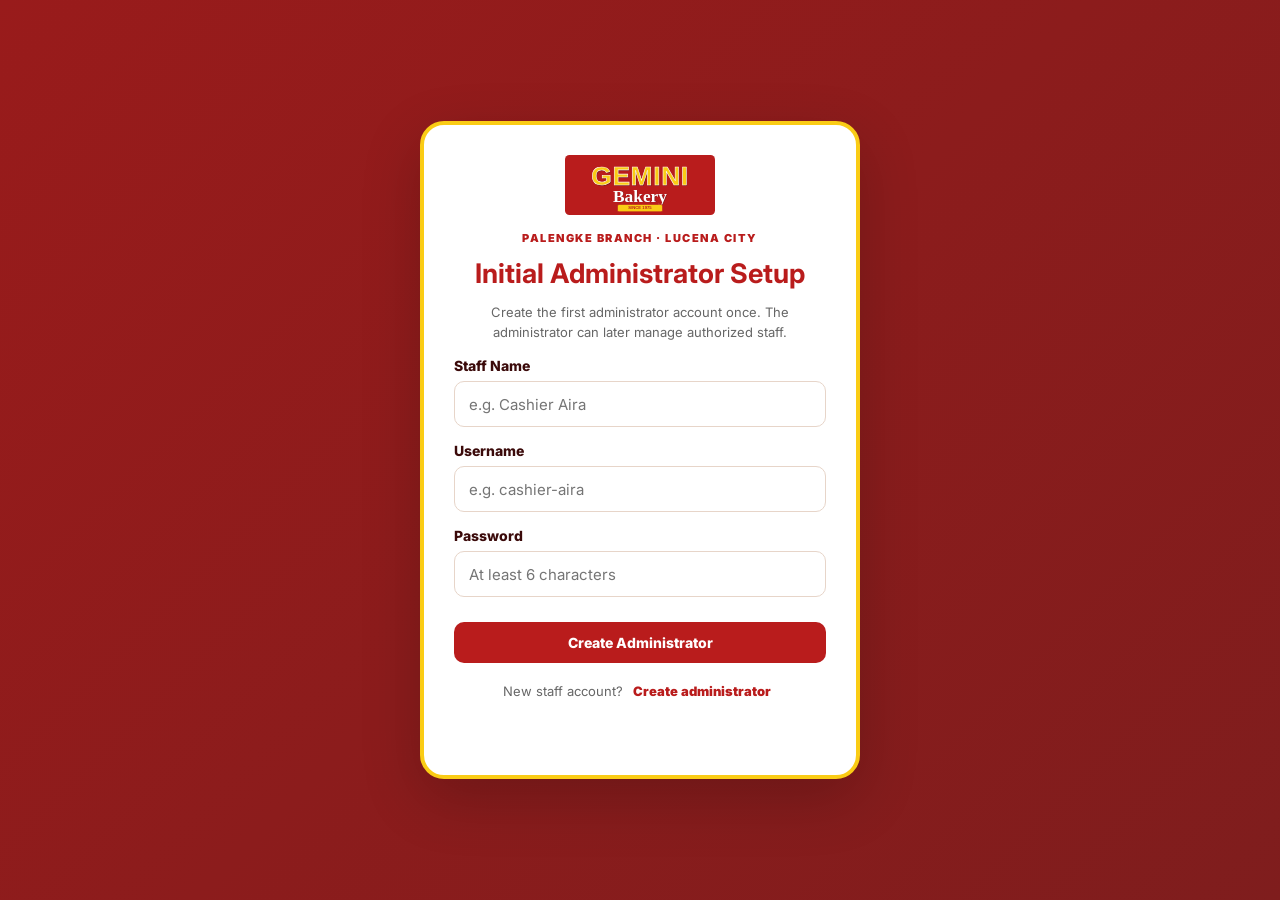
<file: admin.html>
<!DOCTYPE html>
<html lang="en">
<head>
<meta charset="UTF-8">
<meta name="viewport" content="width=device-width, initial-scale=1.0">
<title>Gemini Bakery | Admin Portal</title>
<link rel="stylesheet" href="https://cdnjs.cloudflare.com/ajax/libs/font-awesome/6.4.0/css/all.min.css">
<link href="https://fonts.googleapis.com/css2?family=Inter:wght@400;500;600;700;800;900&family=Fredoka:wght@600;700&display=swap" rel="stylesheet">
<style>
*{box-sizing:border-box} :root{--red:#b91c1c;--darkred:#7f1d1d;--yellow:#facc15;--cream:#fffbeb;--ink:#3b0a0a;--muted:#777;--line:#f1dfd3;--bg:#faf8f5}body{margin:0;background:var(--bg);color:var(--ink);font-family:Inter,Arial,sans-serif}button,input,select{font:inherit}button{cursor:pointer}.hidden{display:none!important}.auth-screen{min-height:100vh;display:grid;place-items:center;padding:24px;background:linear-gradient(135deg,#991b1b,#7f1d1d)}.auth-card{width:min(440px,100%);background:white;border:4px solid var(--yellow);border-radius:24px;padding:30px;box-shadow:0 20px 60px #0003;text-align:center}.auth-card img{width:150px;max-height:90px;object-fit:contain}.branch{display:block;color:var(--red);font-size:11px;font-weight:900;letter-spacing:1.5px;margin:12px 0}.auth-card h1{margin:8px 0;color:var(--red);font-size:27px}.auth-card>p{color:#666;font-size:13px;line-height:1.5}.field{text-align:left;margin:15px 0}.field label{display:block;font-size:12px;font-weight:800;margin-bottom:7px}.field input,.filter-row input,.filter-row select,.panel-head input,.lookup-form input{width:100%;border:1px solid #e7d5c9;border-radius:10px;padding:12px;background:#fff;outline:none}.field input:focus,.lookup-form input:focus{border-color:var(--red);box-shadow:0 0 0 3px #b91c1c12}.btn{border:0;border-radius:10px;padding:11px 16px;font-weight:800;display:inline-flex;align-items:center;justify-content:center;gap:8px}.btn.primary{background:var(--red);color:#fff}.btn.outline{background:#fff;border:1px solid #e8c9b8;color:var(--red)}.btn.full{width:100%;margin-top:10px}.auth-switch{margin-top:18px!important}.auth-switch button{border:0;background:none;color:var(--red);font-weight:900}.demo-note{background:#fff8e1;padding:10px;border-radius:9px;font-size:11px!important}.message{font-size:12px;color:var(--red);min-height:16px}.admin-app{min-height:100vh}.sidebar{width:250px;background:linear-gradient(180deg,#991b1b,#650d0d);color:#fff;position:fixed;inset:0 auto 0 0;padding:22px 15px;display:flex;flex-direction:column;z-index:5}.side-brand{display:flex;align-items:center;gap:10px;padding:5px 8px 25px;border-bottom:1px solid #ffffff30}.admin-logo{width:52px;height:52px;object-fit:contain;flex:0 0 52px;background:#fff;border-radius:12px;padding:4px}.side-brand b{display:block;font-size:13px}.side-brand small{font-size:10px;color:#ffe7a3;letter-spacing:1px}.product-admin-grid{display:grid;grid-template-columns:repeat(auto-fill,minmax(190px,1fr));gap:14px}.admin-product-card{border:1px solid var(--line);border-radius:13px;overflow:hidden;background:#fff}.admin-product-card img{width:100%;height:120px;object-fit:cover;background:#f8eee8}.admin-product-card .pbody{padding:12px}.admin-product-card h4{font-size:13px;margin:0 0 5px}.admin-product-card p{font-size:11px;color:#777;min-height:30px}.admin-product-card .actions{display:flex;gap:6px;margin-top:10px}.admin-product-card .actions button{flex:1;font-size:11px;padding:8px}.product-form-grid{display:grid;grid-template-columns:repeat(2,minmax(0,1fr));gap:12px}.product-form-grid .field{margin:4px 0}.product-preview{width:100%;max-width:150px;height:110px;object-fit:cover;border:1px dashed #d9b7a8;border-radius:10px;background:#fff8f1}.staff-chip{display:flex;gap:10px;align-items:center;padding:18px 8px;color:#ffe7a3}.staff-chip b,.staff-chip small{display:block}.staff-chip b{font-size:13px;color:white}.staff-chip small{font-size:10px;margin-top:3px}.side-nav{display:grid;gap:6px;margin-top:10px}.side-link{border:0;background:transparent;color:#ffe7a3;padding:13px 12px;border-radius:10px;text-align:left;font-weight:700;display:flex;gap:12px;align-items:center}.side-link.active,.side-link:hover{background:#fff;color:var(--red)}.side-link i{width:18px}.count{margin-left:auto;background:var(--yellow);color:var(--red);padding:2px 7px;border-radius:20px;font-size:11px}.logout-btn{margin-top:auto;background:#ffffff18;border:1px solid #ffffff35;color:white;padding:12px;border-radius:10px;font-weight:800}.main{margin-left:250px;padding:28px;max-width:1600px}.topbar{display:flex;justify-content:space-between;align-items:center;margin-bottom:25px;gap:15px}.eyebrow{font-size:10px;letter-spacing:1.5px;color:var(--red);font-weight:900}.topbar h1{font-size:27px;margin:5px 0}.top-actions{display:flex;gap:15px;align-items:center;color:#777;font-size:12px}.public-link{color:var(--red);text-decoration:none;font-weight:800}.view{display:none}.view.active{display:block}.welcome-banner{background:linear-gradient(110deg,#991b1b,#c62828);border:2px solid #f5cb34;color:white;border-radius:18px;padding:25px 30px;display:flex;justify-content:space-between;align-items:center}.welcome-banner h2{margin:7px 0;font-size:25px}.welcome-banner p{margin:0;color:#ffe9c0;font-size:13px}.welcome-banner>i{font-size:55px;color:#facc15;opacity:.9}.light{color:#ffe18b}.stat-grid{display:grid;grid-template-columns:repeat(4,1fr);gap:14px;margin:20px 0}.stat-card{background:white;border:1px solid var(--line);border-radius:14px;padding:18px;position:relative}.stat-card span{display:block;color:#777;font-size:12px;font-weight:700}.stat-card b{display:block;font-size:30px;margin-top:10px}.stat-card i{position:absolute;right:18px;top:18px;color:#e8b9a5;font-size:20px}.panel{background:white;border:1px solid var(--line);border-radius:15px;padding:20px;margin-bottom:18px;box-shadow:0 4px 14px #4b160a08}.panel h3{margin:0 0 7px;font-size:16px}.panel-head,.section-intro{display:flex;justify-content:space-between;align-items:center;gap:15px;margin-bottom:15px}.panel-head p,.section-intro p{font-size:12px;color:#888;margin:4px 0}.section-intro h2{margin:0;font-size:22px}.filter-row{display:flex;gap:8px;min-width:min(460px,55%)}.filter-row input{flex:1}.filter-row select{width:190px}.table-wrap{overflow-x:auto}table{width:100%;border-collapse:collapse;min-width:620px}th,td{text-align:left;padding:12px 10px;border-bottom:1px solid #f2e9e3;font-size:12px}th{color:#8a6b60;font-size:10px;text-transform:uppercase;letter-spacing:.7px}td strong{color:var(--ink)}.status{display:inline-block;padding:5px 9px;border-radius:30px;background:#fff4cf;color:#8a5a00;font-size:10px;font-weight:900}.status.Paid{background:#d9f7e8;color:#087443}.order-grid{display:grid;grid-template-columns:repeat(2,minmax(0,1fr));gap:14px}.order-card{background:#fff;border:1px solid var(--line);border-radius:14px;padding:17px}.order-top{display:flex;justify-content:space-between;gap:10px;border-bottom:1px solid #f2e9e3;padding-bottom:12px}.order-no{font-weight:900;color:var(--red)}.muted{color:#888;font-size:11px}.order-details{font-size:12px;line-height:1.8;margin:12px 0}.item-lines{background:#fffaf1;padding:10px;border-radius:9px;font-size:11px;line-height:1.8}.order-actions{display:flex;gap:8px;align-items:center;margin-top:13px}.order-actions select{flex:1;min-width:0;padding:10px;border:1px solid #ead7cb;border-radius:9px}.order-actions .btn{padding:10px}.payment-layout{display:grid;grid-template-columns:1fr 1fr;gap:16px}.lookup-panel,.payment-panel{min-height:300px}.lookup-form{display:flex;gap:8px;margin:18px 0}.lookup-form input{flex:1}.lookup-result{padding:12px;border-radius:10px;background:#fffaf1;font-size:12px;line-height:1.8}.empty-state{color:#999;text-align:center;padding:30px 10px;font-size:12px}.payment-panel .field{margin-top:25px}.profile-panel{max-width:550px}.profile-panel form{max-width:420px}.modal{position:fixed;inset:0;background:#1d0909a8;display:grid;place-items:center;padding:18px;z-index:20}.modal-card{background:white;width:min(450px,100%);border-radius:18px;padding:25px;box-shadow:0 20px 50px #0003}.modal-card h2{text-align:center;color:var(--red);margin:10px 0}.modal-card>p{text-align:center}.success-mark{margin:auto;background:#dcfce7;color:#15803d;width:55px;height:55px;border-radius:50%;display:grid;place-items:center;font-size:24px}.receipt{border:1px dashed #d5b7a7;padding:15px;margin:18px 0;font-size:12px;line-height:1.8}.receipt-row{display:flex;justify-content:space-between;gap:10px}.modal-actions{display:flex;justify-content:flex-end;gap:8px;margin-top:20px}.stock-input{width:90px;padding:7px;border:1px solid #ead7cb;border-radius:7px}.low-stock{color:#b91c1c;font-weight:900}@media(max-width:1000px){.stat-grid{grid-template-columns:repeat(2,1fr)}.order-grid{grid-template-columns:1fr}.payment-layout{grid-template-columns:1fr}}@media(max-width:700px){.sidebar{position:static;width:auto;padding:12px}.side-brand{padding-bottom:12px}.staff-chip{padding:10px}.side-nav{display:flex;overflow:auto}.side-link{white-space:nowrap;padding:10px}.logout-btn{position:absolute;right:12px;top:12px;padding:9px}.main{margin:0;padding:17px}.topbar,.section-intro,.panel-head{align-items:flex-start;flex-direction:column}.top-actions{flex-wrap:wrap}.filter-row{min-width:100%;width:100%}.welcome-banner{padding:20px}.welcome-banner>i{display:none}.stat-grid{gap:9px}.stat-card{padding:13px}.stat-card b{font-size:24px}.auth-card{padding:22px}}
@media print{body *{visibility:hidden}.receipt-card,.receipt-card *{visibility:visible}.modal{position:absolute;background:white}.receipt-card{position:absolute;top:0;box-shadow:none}}

</style>

<style>

:root{--admin-content-max:1500px}
body{font-size:15px}
.main-content,.main-area,.content-area{min-width:0}
.main{margin-left:250px!important;padding:30px clamp(22px,3vw,54px)!important;max-width:none!important}
.view{width:100%;max-width:var(--admin-content-max);margin:0 auto}
.section-intro{align-items:center;gap:22px;margin-bottom:22px}
.section-intro h2{font-size:25px!important}
.section-intro p,.muted{font-size:14px}
.panel{padding:22px!important;border-radius:16px}
.panel-head h3{font-size:19px!important}
.panel-head p{font-size:13px!important}
.field label{font-size:14px!important}
.field input,.field textarea,.filter-row input,.filter-row select,.panel-head input,.lookup-form input{font-size:15px!important;min-height:46px;padding:12px 14px}
.btn{font-size:14px!important;padding:12px 18px}
.sidebar .side-link{font-size:15px!important}
.admin-product-card img{height:155px!important;object-fit:cover}
.admin-product-card h4{font-size:15px!important}
.admin-product-card p{font-size:13px!important;line-height:1.5}
.product-admin-grid{grid-template-columns:repeat(auto-fill,minmax(220px,1fr))!important;gap:18px!important}
.product-category-section{grid-column:1/-1}
.product-category-heading{display:flex;align-items:center;justify-content:space-between;gap:14px;margin:18px 0 12px}
.product-category-heading h3{font-size:18px!important;margin:0!important}
.profile-panel{width:min(100%,920px);margin:0 auto;padding:30px!important}
.profile-fields{display:grid;grid-template-columns:repeat(2,minmax(0,1fr));gap:4px 18px}
.profile-fields .field:last-child{grid-column:1/-1}
.profile-image-picker{display:flex;align-items:center;gap:22px;padding:18px;margin-bottom:20px;background:#fffaf0;border:1px solid var(--line);border-radius:14px}
.profile-image-picker img{width:112px;height:112px;object-fit:cover;border-radius:50%;border:3px solid var(--yellow);background:#fff}
.profile-image-picker label{display:block;font-weight:800;margin-bottom:8px}
.profile-image-picker small{display:block;color:#777;margin-top:8px;font-size:12px}
.product-modal-card{width:min(760px,calc(100vw - 28px));max-height:90vh;overflow:auto;text-align:left}
.product-modal-card .panel-head{position:sticky;top:0;background:#fff;z-index:2;padding-bottom:12px}
.product-modal-card textarea{width:100%;border:1px solid #e7d5c9;border-radius:10px;padding:12px;font:inherit;resize:vertical}
.product-modal-card .field small{display:block;font-size:12px;color:#777;margin-top:6px}
.product-preview{width:100%;max-width:220px;height:150px;object-fit:contain;border:1px solid var(--line);border-radius:12px;background:#fffaf0;padding:6px}
.table-wrap table{font-size:14px}
.order-card,.stat-card{font-size:14px}
.receipt{font-size:15px!important;line-height:1.65}
.receipt b,.receipt strong{font-size:16px}
@media(max-width:900px){.main{margin-left:0!important;padding:22px 16px!important}.profile-fields{grid-template-columns:1fr}.profile-fields .field:last-child{grid-column:auto}}
@media(max-width:560px){.profile-image-picker{align-items:flex-start;flex-direction:column}.product-form-grid{grid-template-columns:1fr!important}.product-category-heading{align-items:flex-start;flex-direction:column}}
</style>


<style>
.status{display:inline-flex;padding:7px 12px;border-radius:999px;font-weight:800;background:#ede9fe;color:#5b21b6}
.order-card .status:where(:not(:empty)){white-space:nowrap}
.status-pending{background:#6d28d9!important;color:#fff!important}
.status-preparing{background:#facc15!important;color:#422006!important}
.status-packed{background:#f97316!important;color:#fff!important}
.status-ready-to-pick-up,.status-to-deliver{background:#2563eb!important;color:#fff!important}
.status-order-received,.status-received-completed{background:#15803d!important;color:#fff!important}
.status-cancelled{background:#b91c1c!important;color:#fff!important}
</style>

<style>
#product-editor-panel.modal{position:fixed!important;inset:0!important;background:#1d0909b8!important;display:grid!important;place-items:center!important;padding:18px!important;z-index:100!important}
#product-editor-panel.hidden{display:none!important}
</style>

</head>
<body>
<div id="auth-screen" class="auth-screen">
  <form id="auth-form" class="auth-card">
    <img src="logo.svg" alt="Gemini Bakery" onerror="this.style.display='none'">
    <span class="branch">PALENGKE BRANCH · LUCENA CITY</span>
    <h1 id="auth-title">Admin Sign In</h1>
    <p id="auth-subtitle">Sign in to manage orders, inventory and counter payments.</p>
    <div id="signup-name-wrap" class="field hidden"><label>Staff Name</label><input id="staff-name" autocomplete="name" placeholder="e.g. Cashier Aira"></div>
    <div class="field"><label>Username</label><input id="staff-username" required autocomplete="username" placeholder="e.g. cashier-aira"></div>
    <div class="field"><label>Password</label><input id="staff-password" type="password" required minlength="6" autocomplete="current-password" placeholder="At least 6 characters"></div>
    <button class="btn primary full" type="submit" id="auth-submit">Sign In</button>
    <p class="auth-switch"><span id="auth-switch-copy">New staff account?</span> <button type="button" id="toggle-auth">Create account</button></p>
    <p id="auth-message" class="message" role="status"></p>
    
  </form>
</div>

<div id="admin-app" class="admin-app hidden">
  <aside class="sidebar">
    <div class="side-brand"><img src="logo.svg" alt="Gemini Bakery logo" class="admin-logo"><div><b>GEMINI BAKERY</b><small>ADMIN PORTAL</small></div></div>
    <div class="staff-chip"><i class="fa-solid fa-user-shield"></i><span><b id="staff-display">Staff</b><small id="staff-role">Administrator</small></span></div>
    <nav class="side-nav">
      <button class="side-link active" data-view="overview"><i class="fa-solid fa-chart-pie"></i> Overview</button>
      <button class="side-link" data-view="orders"><i class="fa-solid fa-receipt"></i> Order Management <span id="pending-count" class="count">0</span></button>
      <button class="side-link" data-view="payment"><i class="fa-solid fa-cash-register"></i> Counter Payment</button>
      <button class="side-link" data-view="inventory"><i class="fa-solid fa-boxes-stacked"></i> Product Management</button>
      <button class="side-link" data-view="transactions"><i class="fa-solid fa-clock-rotate-left"></i> Transactions</button>
      <button class="side-link" data-view="profile"><i class="fa-solid fa-user-gear"></i> My Profile</button>
    </nav>
    <button id="logout-btn" class="logout-btn"><i class="fa-solid fa-arrow-right-from-bracket"></i> Sign Out</button>
  </aside>
  <main class="main">
    <header class="topbar"><div><span class="eyebrow">GEMINI BAKERY EXPRESS · PALENGKE</span><h1 id="page-title">Overview</h1></div><div class="top-actions"><span id="today-label"></span><a href="index.html" target="_blank" class="public-link"><i class="fa-solid fa-arrow-up-right-from-square"></i> Public Website</a></div></header>

    <section class="view active" id="view-overview">
      <div class="welcome-banner"><div><span class="eyebrow light">STORE OPERATIONS</span><h2>Good day, <span id="welcome-staff">Staff</span>!</h2><p>Monitor incoming orders, counter payments and stock levels in one place.</p></div><i class="fa-solid fa-bread-slice"></i></div>
      <div class="stat-grid">
        <article class="stat-card"><span>Pending Orders</span><b id="stat-pending">0</b><i class="fa-solid fa-hourglass-half"></i></article>
        <article class="stat-card"><span>Preparing / Packed</span><b id="stat-preparing">0</b><i class="fa-solid fa-box"></i></article>
        <article class="stat-card"><span>For Pickup / Delivery</span><b id="stat-ready">0</b><i class="fa-solid fa-truck-fast"></i></article>
        <article class="stat-card"><span>Paid Transactions</span><b id="stat-paid">0</b><i class="fa-solid fa-circle-check"></i></article>
      </div>
      <div class="panel"><div class="panel-head"><div><h3>Latest Incoming Orders</h3><p>Orders submitted by customers from the public website.</p></div><button class="btn outline" data-goto="orders">View all orders</button></div><div id="overview-orders" class="table-wrap"></div></div>
    </section>

    <section class="view" id="view-orders">
      <div class="section-intro"><div><h2>Order Management</h2><p>Only staff can confirm, prepare and complete an order.</p></div><div class="filter-row"><input id="order-search" placeholder="Search order no. / customer"><select id="order-filter"><option value="ALL">All active orders</option><option>Pending</option><option>Preparing</option><option>Packed</option><option>Ready to Pick Up</option><option>To Deliver</option></select></div></div>
      <div id="orders-list" class="order-grid"></div>
    </section>

    <section class="view" id="view-payment">
      <div class="section-intro"><div><h2>Counter Payment</h2><p>Enter the queue number printed on the customer's order receipt.</p></div></div>
      <div class="payment-layout">
        <div class="panel lookup-panel"><h3><i class="fa-solid fa-magnifying-glass"></i> Find Customer Order</h3><form id="lookup-form" class="lookup-form"><input id="queue-lookup" required placeholder="Enter queue no. e.g. #043"><button class="btn primary">Find Order</button></form><div id="payment-order-result" class="lookup-result empty-state">No order selected yet.</div></div>
        <div class="panel payment-panel"><h3><i class="fa-solid fa-money-bill-wave"></i> Payment Details</h3><div id="payment-summary" class="empty-state">Find a pickup order first.</div><div class="field"><label>Cash Received (₱)</label><input id="cash-received" type="number" min="0" step="0.01" placeholder="Enter amount received"></div><button id="process-payment-btn" class="btn primary full" disabled><i class="fa-solid fa-check"></i> Process Payment</button></div>
      </div>
    </section>

    <section class="view" id="view-inventory">
      <div class="section-intro"><div><h2>Product Management</h2><p>Manage the bakery catalogue. Saved demo products are shared with the public website in the same browser and origin.</p></div></div>
      <div class="panel"><div class="panel-head"><div><h3>Products by Category</h3><p>Add a new bread or edit existing product details and stock.</p></div><input id="inventory-search" placeholder="Search products"></div><div id="product-admin-list" class="product-admin-grid"></div></div>
      <div class="panel"><div class="panel-head"><div><h3>Stock Overview</h3><p>Update quantities for available products.</p></div></div><div id="inventory-list" class="table-wrap"></div></div>
      <div class="modal hidden" id="product-editor-panel" role="dialog" aria-modal="true" aria-labelledby="product-editor-title">
        <div class="modal-card product-modal-card">
          <div class="panel-head"><div><h3 id="product-editor-title">Add New Product</h3><p>Choose an image from your computer, then enter product details.</p></div><button class="btn outline" type="button" id="cancel-product-btn" aria-label="Close">✕</button></div>
          <form id="product-form"><input type="hidden" id="product-id"><div class="product-form-grid">
            <div class="field"><label>Product Name</label><input id="product-name" required maxlength="90"></div>
            <div class="field"><label>Category</label><input id="product-category" list="product-categories" required placeholder="e.g. BREAD & BUNDLES"><datalist id="product-categories"><option>BREADS</option><option>BUNDLES</option><option>PALAMAN SECTION</option><option>KAKANIN SECTION</option><option>CAKES & PASTRIES</option><option>OTHERS</option></datalist></div>
            <div class="field"><label>Price (₱)</label><input id="product-price" type="number" min="0" step="0.01" required></div>
            <div class="field"><label>Initial Stock</label><input id="product-stock" type="number" min="0" step="1" value="30" required></div>
            <div class="field" style="grid-column:1/-1"><label>Description</label><textarea id="product-description" maxlength="220" rows="3" placeholder="Short product description"></textarea></div>
            <div class="field"><label>Product Image</label><input id="product-image" type="file" accept="image/*"><small>Choose an image from your computer. Demo images are saved in this browser.</small></div>
            <div class="field"><label>Image Preview</label><img id="product-preview" class="product-preview" src="logo.svg" alt="Product preview"></div>
          </div><div style="display:flex;gap:8px;margin-top:12px"><button class="btn primary" type="submit">Save Product</button><button class="btn outline" type="button" id="cancel-product-btn-bottom">Cancel</button></div><p id="product-form-message" class="message"></p></form>
        </div>
      </div>
    </section>

    <section class="view" id="view-transactions">
      <div class="section-intro"><div><h2>Successful Transactions</h2><p>Completed counter payments and delivery payments marked as settled.</p></div></div>
      <div class="panel"><div class="panel-head"><div><h3>Completed & Cancelled Order History</h3><p>Historical orders remain available for records and queue-number searches.</p></div></div><div id="completed-orders-list" class="table-wrap"></div></div>
      <div class="panel"><div class="panel-head"><div><h3>Successful Payments</h3><p>Recorded counter payments and settled transactions.</p></div></div><div id="transactions-list" class="table-wrap"></div></div>
    </section>

    <section class="view" id="view-profile">
      <div class="section-intro"><div><h2>My Profile</h2><p>Update your staff details and password.</p></div></div>
      <div class="panel profile-panel"><form id="profile-form">
        <div class="profile-image-picker"><img id="profile-image-preview" src="logo.svg" alt="Staff profile image"><div><label for="profile-image-input">Profile Picture</label><input id="profile-image-input" type="file" accept="image/*"><small>Choose a photo from your computer. The image preview will appear here.</small></div></div>
        <div class="profile-fields"><div class="field"><label>Staff Name</label><input id="profile-name" required></div><div class="field"><label>Username</label><input id="profile-username" required></div><div class="field"><label>New Password (leave blank to keep current)</label><input id="profile-password" type="password" minlength="6"></div></div>
        <button class="btn primary">Save Profile</button><p id="profile-message" class="message"></p></form></div>
    </section>
  </main>
</div>

<div id="payment-success-modal" class="modal hidden"><div class="modal-card receipt-card"><div class="success-mark"><i class="fa-solid fa-check"></i></div><h2>Payment Successful!</h2><p class="muted">The order has been recorded as a successful transaction.</p><div id="success-receipt" class="receipt"></div><button id="close-success" class="btn primary full">Done</button><button id="print-receipt" class="btn outline full">Print Receipt</button></div></div>
<div id="confirm-modal" class="modal hidden"><div class="modal-card"><h3 id="confirm-title">Confirm action</h3><p id="confirm-copy"></p><div class="modal-actions"><button id="confirm-no" class="btn outline">Cancel</button><button id="confirm-yes" class="btn primary">Confirm</button></div></div></div>
<script>
const ORDERS_KEY="geminiBakeryOrdersV1", USERS_KEY="geminiBakeryStaffV1", PAYMENTS_KEY="geminiBakeryPaymentsV1", STOCK_KEY="geminiBakeryStockV1", PRODUCTS_KEY="geminiBakeryProductsV1", ACTIVITY_KEY="geminiBakeryStaffActivityV1";
const DEFAULT_PRODUCTS=[{"id":1,"name":"Pandesal (Bundle of 10)","category":"BUNDLES","price":50.0,"desc":"Classic warm, fluffy Lucena pandesal rolled in breadcrumbs.","img":"Images/1.jpg","stock":30,"active":true},{"id":2,"name":"Monay (Bundle of 5)","category":"BUNDLES","price":25.0,"desc":"Dense, slightly sweet traditional Filipino bread rolls.","img":"Images/2.jpg","stock":30,"active":true},{"id":3,"name":"Tasty/Sliced Bread (Loaf)","category":"BREADS","price":65.0,"desc":"Soft sliced white loaf bread baked fresh daily.","img":"Images/3.jpg","stock":30,"active":true},{"id":4,"name":"Spanish Bread","category":"BREADS","price":7.0,"desc":"Rolled sweet bread filled with buttery sugary filling.","img":"Images/4.jpg","stock":30,"active":true},{"id":5,"name":"Ensaymada","category":"BREADS","price":8.0,"desc":"Soft brioche topped with grated cheese and butter cream.","img":"Images/5.jpg","stock":30,"active":true},{"id":6,"name":"Pan de Coco","category":"BREADS","price":7.0,"desc":"Sweet bread bun filled with grated sweetened coconut.","img":"Images/6.jpg","stock":30,"active":true},{"id":7,"name":"Cheese Bread","category":"BREADS","price":8.0,"desc":"Bite-sized sweet rolls coated in creamy cheese bits.","img":"Images/7.jpg","stock":30,"active":true},{"id":8,"name":"Star Bread","category":"BREADS","price":7.0,"desc":"Star-shaped dense sweet bread with a light glaze crust.","img":"Images/8.jpg","stock":30,"active":true},{"id":9,"name":"Pinagong","category":"BREADS","price":7.0,"desc":"Famous turtle-shaped firm sweet bread standard.","img":"Images/9.jpg","stock":30,"active":true},{"id":10,"name":"Kababayan","category":"BREADS","price":5.0,"desc":"Gong-shaped moist Filipino muffin cake.","img":"Images/10.jpg","stock":30,"active":true},{"id":11,"name":"Kalihim (Pan de Regla)","category":"BREADS","price":7.0,"desc":"Soft bread filled with signature sweet red pudding.","img":"Images/11.jpg","stock":30,"active":true},{"id":12,"name":"Yema Spread (Jar)","category":"PALAMAN SECTION","price":120.0,"desc":"Rich and creamy sweet custard egg-yolk spread.","img":"Images/12.jpg","stock":30,"active":true},{"id":13,"name":"Coco Jam (Jar)","category":"PALAMAN SECTION","price":95.0,"desc":"Authentic coconut milk and latik caramelized jam.","img":"Images/13.jpg","stock":30,"active":true},{"id":14,"name":"Peanut Butter (Jar)","category":"PALAMAN SECTION","price":60.0,"desc":"Homemade smooth and creamy roasted peanut spread.","img":"Images/14.jpg","stock":30,"active":true},{"id":15,"name":"Margarine Blend","category":"PALAMAN SECTION","price":45.0,"desc":"Rich butter-flavored margarine spread for warm breads.","img":"Images/15.jpg","stock":30,"active":true},{"id":16,"name":"Condensed Milk Dip","category":"PALAMAN SECTION","price":45.0,"desc":"Sweetened condensed dip for breadsticks and rolls.","img":"Images/16.jpg","stock":30,"active":true},{"id":17,"name":"Special Bibingka","category":"KAKANIN SECTION","price":25.0,"desc":"Baked rice cake topped with salted egg and cheese.","img":"Images/16.jpg","stock":30,"active":true},{"id":18,"name":"Puto Lucena (Box)","category":"KAKANIN SECTION","price":10.0,"desc":"Fluffy steamed rice cakes topped with melting cheese.","img":"Images/17.jpg","stock":30,"active":true},{"id":19,"name":"Kutsinta w/ Coconut","category":"KAKANIN SECTION","price":10.0,"desc":"Chewy steamed rice cakes served with freshly grated coconut.","img":"Images/18.jpg","stock":30,"active":true},{"id":20,"name":"Sapin-Sapin Slice","category":"KAKANIN SECTION","price":15.0,"desc":"Layered sticky glutinous rice cake with jackfruit and ube.","img":"Images/19.jpg","stock":30,"active":true},{"id":21,"name":"Cassava Cake","category":"KAKANIN SECTION","price":15.0,"desc":"Grated cassava cake with caramelized custard topping.","img":"Images/20.jpg","stock":30,"active":true},{"id":22,"name":"Maja Blanca","category":"KAKANIN SECTION","price":15.0,"desc":"Creamy coconut milk pudding with sweet corn kernels.","img":"Images/21.jpg","stock":30,"active":true},{"id":23,"name":"Roll Cake (Chocolate)","category":"CAKES & PASTRIES","price":20.0,"desc":"Fluffy chocolate sponge cake roll filled with fudge.","img":"Images/22.jpg","stock":30,"active":true},{"id":24,"name":"Roll Cake (Mocha)","category":"CAKES & PASTRIES","price":20.0,"desc":"Mocha coffee infused sponge roll with buttercream.","img":"Images/23.jpg","stock":30,"active":true},{"id":25,"name":"Roll Cake (Ube)","category":"CAKES & PASTRIES","price":20.0,"desc":"Ube infused sponge roll with ube flavor.","img":"Images/24.jpg","stock":30,"active":true},{"id":26,"name":"Chiffon Cake Slice","category":"CAKES & PASTRIES","price":20.0,"desc":"Light, airy slice of vanilla sponge chiffon cake.","img":"Images/25.jpg","stock":30,"active":true},{"id":27,"name":"Egg Pie (Whole)","category":"CAKES & PASTRIES","price":160.0,"desc":"Rich, creamy egg custard pie in a flaky pastry crust.","img":"Images/26.jpg","stock":30,"active":true},{"id":28,"name":"Egg Pie (Slice)","category":"CAKES & PASTRIES","price":25.0,"desc":"Slice of rich egg custard pie with golden toasted top.","img":"Images/27.jpg","stock":30,"active":true},{"id":29,"name":"Brownies (Box)","category":"CAKES & PASTRIES","price":10.0,"desc":"Fudgy chocolate brownie squares topped with nuts.","img":"Images/28.jpg","stock":30,"active":true},{"id":30,"name":"Banana Bread Loaf","category":"CAKES & PASTRIES","price":20.0,"desc":"Moist banana bread made with sweet local bananas.","img":"Images/29.jpg","stock":30,"active":true},{"id":31,"name":"Chocolate Crinkles (Tub)","category":"CAKES & PASTRIES","price":7.0,"desc":"Soft chocolate fudge cookies rolled in powdered sugar.","img":"Images/30.jpg","stock":30,"active":true},{"id":32,"name":"Uraro Cookies (Pack)","category":"CAKES & PASTRIES","price":80.0,"desc":"Melt-in-your-mouth arrowroot starch cookies.","img":"Images/31.jpg","stock":30,"active":true},{"id":33,"name":"Classic Bread Pudding (Slice)","category":"CAKES & PASTRIES","price":15.0,"desc":"Traditional baked sweet bread pudding with brown sugar and vanilla.","img":"Images/32.jpg","stock":30,"active":true},{"id":34,"name":"Dark Chocolate Pudding","category":"CAKES & PASTRIES","price":15.0,"desc":"Rich and dense dark chocolate infused bread pudding slice.","img":"Images/33.jpg","stock":30,"active":true},{"id":35,"name":"Pineapple Pie Slice","category":"CAKES & PASTRIES","price":25.0,"desc":"Flaky pastry crust filled with sweet pineapple filling.","img":"Images/34.jpg","stock":30,"active":true},{"id":36,"name":"Taisan Cake Slice","category":"CAKES & PASTRIES","price":20.0,"desc":"Soft sponge cake brushed with melted butter and sprinkled with sugar.","img":"Images/35.jpg","stock":30,"active":true},{"id":37,"name":"Pianono Roll","category":"CAKES & PASTRIES","price":15.0,"desc":"Traditional mini jelly roll cake filled with butter and sugar.","img":"Images/36.jpg","stock":30,"active":true}];
let currentUser=null, signupMode=false, selectedPaymentOrder=null, pendingConfirm=null;
const $=id=>document.getElementById(id);
function compressImageFile(file,maxSide=1200,quality=0.82){
 return new Promise((resolve,reject)=>{
  const reader=new FileReader();
  reader.onerror=()=>reject(new Error("Could not read the selected image."));
  reader.onload=()=>{
   const img=new Image();
   img.onerror=()=>reject(new Error("The selected file is not a supported image."));
   img.onload=()=>{
    const scale=Math.min(1,maxSide/Math.max(img.width,img.height));
    const canvas=document.createElement("canvas");
    canvas.width=Math.max(1,Math.round(img.width*scale));
    canvas.height=Math.max(1,Math.round(img.height*scale));
    const ctx=canvas.getContext("2d");
    ctx.fillStyle="#ffffff";ctx.fillRect(0,0,canvas.width,canvas.height);
    ctx.drawImage(img,0,0,canvas.width,canvas.height);
    resolve(canvas.toDataURL("image/jpeg",quality));
   };
   img.src=reader.result;
  };
  reader.readAsDataURL(file);
 });
}
const read=(key,fallback=[])=>{try{return JSON.parse(localStorage.getItem(key)||JSON.stringify(fallback))}catch{return fallback}};
const write=(key,value)=>localStorage.setItem(key,JSON.stringify(value));
const money=n=>"₱"+Number(n||0).toFixed(2);
const safe=s=>String(s??"").replace(/[&<>"']/g,c=>({"&":"&amp;","<":"&lt;",">":"&gt;",'"':"&quot;","'":"&#39;"}[c]));
const allOrders=()=>read(ORDERS_KEY,[]);
function showAuthMessage(msg){$("auth-message").textContent=msg}
function renderAuthMode(){const hasUsers=read(USERS_KEY,[]).length>0;signupMode=!hasUsers; $("auth-title").textContent=signupMode?"Initial Administrator Setup":"Staff Sign In"; $("auth-subtitle").textContent=signupMode?"Create the first administrator account once. The administrator can later manage authorized staff.":"Use your assigned staff username and password to enter the shared operations portal."; $("signup-name-wrap").classList.toggle("hidden",!signupMode); $("staff-name").required=signupMode; $("auth-submit").textContent=signupMode?"Create Administrator":"Sign In"; $("auth-switch-copy").classList.toggle("hidden",hasUsers); $("toggle-auth").textContent="Create administrator"; showAuthMessage("");}
$("toggle-auth").addEventListener("click",()=>{if(read(USERS_KEY,[]).length===0){signupMode=true;renderAuthMode()}});
$("auth-form").addEventListener("submit",e=>{e.preventDefault();const username=$("staff-username").value.trim().toLowerCase(),password=$("staff-password").value;let users=read(USERS_KEY,[]);
 if(signupMode){if(users.length){showAuthMessage("Administrator setup is already complete. Please sign in.");renderAuthMode();return}const name=$("staff-name").value.trim();if(!name){showAuthMessage("Enter the staff name.");return}if(users.some(u=>u.username===username)){showAuthMessage("Username already exists.");return}const user={id:Date.now(),name,username,password,role:users.length?"Staff":"Administrator"};users.push(user);write(USERS_KEY,users);currentUser=user;enterAdmin();return}
 const user=users.find(u=>u.username===username&&u.password===password);if(!user){showAuthMessage("Incorrect username or password, or account not found.");return}currentUser=user;enterAdmin();
});
function enterAdmin(){const activity=read(ACTIVITY_KEY,[]);activity.unshift({id:"SESSION-"+Date.now(),staffId:currentUser.id,staff:currentUser.name,event:"LOGIN",time:new Date().toISOString()});write(ACTIVITY_KEY,activity);currentUser.sessionId=activity[0].id;$("auth-screen").classList.add("hidden");$("admin-app").classList.remove("hidden");$("staff-display").textContent=currentUser.name;$("staff-role").textContent=currentUser.role;$("welcome-staff").textContent=currentUser.name.split(" ")[0];$("today-label").textContent=new Date().toLocaleDateString("en-PH",{dateStyle:"medium"});$("profile-name").value=currentUser.name;$("profile-username").value=currentUser.username;
 $("profile-image-preview").src=currentUser.profileImage||"logo.svg";
 selectedProfileImage=currentUser.profileImage||"";
 renderAll();}
$("logout-btn").addEventListener("click",()=>{if(currentUser){const activity=read(ACTIVITY_KEY,[]);activity.unshift({id:"SESSION-"+Date.now(),staffId:currentUser.id,staff:currentUser.name,event:"LOGOUT",time:new Date().toISOString(),sessionId:currentUser.sessionId});write(ACTIVITY_KEY,activity)}currentUser=null;$("admin-app").classList.add("hidden");$("auth-screen").classList.remove("hidden");$("auth-form").reset();});
document.querySelectorAll(".side-link").forEach(b=>b.addEventListener("click",()=>goView(b.dataset.view)));
document.querySelectorAll("[data-goto]").forEach(b=>b.addEventListener("click",()=>goView(b.dataset.goto)));
function goView(view){document.querySelectorAll(".side-link").forEach(b=>b.classList.toggle("active",b.dataset.view===view));document.querySelectorAll(".view").forEach(v=>v.classList.toggle("active",v.id==="view-"+view));const labels={overview:"Overview",orders:"Order Management",payment:"Counter Payment",inventory:"Product Management",transactions:"Successful Transactions",profile:"My Profile"};$("page-title").textContent=labels[view]||"Admin";if(view==="payment")clearPaymentSelection();}
function renderAll(){renderOverview();renderOrders();renderInventory();renderTransactions();}
function statusOptions(o){return o.type==="DELIVERY"?["Pending","Preparing","Packed","To Deliver","Order Received"]:["Pending","Preparing","Packed","Ready to Pick Up"]}
function renderOverview(){const orders=allOrders().filter(o=>!o.cancelledAt&&!o.paidAt&&o.status!=="Order Received");const paid=read(PAYMENTS_KEY,[]);$("stat-pending").textContent=orders.filter(o=>o.status==="Pending").length;$("stat-preparing").textContent=orders.filter(o=>["Preparing","Packed"].includes(o.status)).length;$("stat-ready").textContent=orders.filter(o=>["Ready to Pick Up","To Deliver"].includes(o.status)).length;$("stat-paid").textContent=paid.length;$("pending-count").textContent=orders.filter(o=>o.status==="Pending").length;
 const latest=orders.slice(0,6);$("overview-orders").innerHTML=latest.length?tableOrders(latest):'<div class="empty-state">No incoming orders yet.</div>';}
function tableOrders(rows){return `<table><thead><tr><th>Queue No.</th><th>Customer</th><th>Order Type</th><th>Total</th><th>Status</th></tr></thead><tbody>${rows.map(o=>`<tr><td><strong>${safe(o.queueNo)}</strong><br><small>${safe(o.orderId)}</small></td><td>${safe(o.name)}</td><td>${safe(o.type)}</td><td>${money(o.grandTotal)}</td><td><span class="status status-${String(o.status||"Pending").toLowerCase().replace(/[^a-z]+/g,"-")}">${safe(o.status)}</span></td></tr>`).join("")}</tbody></table>`}
function renderOrders(){
 let rows=allOrders();
 const q=($("order-search")?.value||"").trim().toLowerCase(),filter=$("order-filter")?.value||"ALL";
 rows=rows.filter(o=>(filter==="ALL"||o.status===filter)&&(!q?(!o.cancelledAt&&!o.paidAt&&o.status!=="Order Received"):(`${o.queueNo} ${o.orderId} ${o.name} ${o.phone||""} ${o.address||""}`).toLowerCase().includes(q)));
 rows.sort((a,b)=>new Date(b.createdAt||b.timestamp||0)-new Date(a.createdAt||a.timestamp||0));
 $("orders-list").innerHTML=rows.length?rows.map(o=>{
   const closed=!!(o.cancelledAt||o.paidAt||o.status==="Order Received"||o.status==="Cancelled");
   const statusControl=!closed?`<div class="order-actions"><select id="status-${safe(o.orderId)}">${statusOptions(o).map(s=>`<option ${o.status===s?"selected":""}>${s}</option>`).join("")}</select><button class="btn primary" onclick="updateStatus('${safe(o.orderId)}')">Update</button></div>`:"";
   return `<article class="order-card"><div class="order-top"><div><div class="order-no">${safe(o.queueNo)} · ${safe(o.orderId)}</div><div class="muted">${safe(o.timestamp)} · ${safe(o.type)}</div></div><span class="status status-${String(o.status||"Pending").toLowerCase().replace(/[^a-z]+/g,"-")}">${safe(o.status||"Pending")}</span></div><div class="order-details"><b>${safe(o.name)}</b> · ${safe(o.phone||"")}<br>${safe(o.address||"")}<br>Payment: ${safe(o.paymentMethod||"")} · ${safe(o.paymentStatus||"")}</div><div class="item-lines">${(o.items||[]).map(i=>`${safe(i.name)} × ${i.qty} — ${money(i.price*i.qty)}`).join("<br>")}<hr>Total: <b>${money(o.grandTotal)}</b></div>${closed?'<p class="muted">This order is in history and is no longer editable.</p>':statusControl}</article>`;
 }).join(""):'<div class="panel empty-state">No orders match this search or filter.</div>';
}

function deductOrderStockOnce(order){
 if(!order||order.inventoryDeductedAt)return;
 const products=getProducts();
 (order.items||[]).forEach(item=>{
   const product=products.find(p=>String(p.id)===String(item.id)||String(p.name).toLowerCase()===String(item.name).toLowerCase());
   if(product)product.stock=Math.max(0,Number(product.stock??30)-Number(item.qty||0));
 });
 order.inventoryDeductedAt=new Date().toISOString();
 write(PRODUCTS_KEY,products);
}
function updateStatus(id){const rows=allOrders(),o=rows.find(x=>x.orderId===id);if(!o)return;const next=$("status-"+id).value;const allowed=statusOptions(o);if(!allowed.includes(next)){alert("Invalid status for this order.");return}const old=o.status;o.status=next;const audit=read(ACTIVITY_KEY,[]);audit.unshift({id:"ACT-"+Date.now(),staff:currentUser.name,event:"ORDER STATUS",orderId:o.orderId,detail:old+" → "+next,time:new Date().toISOString()});write(ACTIVITY_KEY,audit);o.updatedAt=new Date().toISOString();if(next==="Order Received"){o.receivedAt=new Date().toISOString();if(o.paymentMethod==="Cash on Delivery"){o.paymentStatus="Awaiting delivery settlement";}deductOrderStockOnce(o);}write(ORDERS_KEY,rows);renderAll();alert(`Order ${o.queueNo}: ${old} → ${next}`);}
$("order-search").addEventListener("input",renderOrders);$("order-filter").addEventListener("change",renderOrders);
function clearPaymentSelection(){selectedPaymentOrder=null;$("payment-order-result").innerHTML="No order selected yet.";$("payment-summary").innerHTML="Find a pickup order first.";$("cash-received").value="";$("process-payment-btn").disabled=true;}
$("lookup-form").addEventListener("submit",e=>{e.preventDefault();const key=$("queue-lookup").value.trim().toUpperCase();const o=allOrders().find(x=>String(x.queueNo).toUpperCase()===key||String(x.orderId).toUpperCase()===key);if(!o){clearPaymentSelection();$("payment-order-result").textContent="Order not found.";return}if(o.type!=="PICKUP"){clearPaymentSelection();$("payment-order-result").textContent="This is a delivery order. Counter pickup payment is for PICKUP orders only.";return}if(o.status!=="Ready to Pick Up"){clearPaymentSelection();$("payment-order-result").textContent="This order must be marked Ready to Pick Up before counter payment.";return}if(o.paidAt||o.cancelledAt){clearPaymentSelection();$("payment-order-result").textContent="This order is already paid or cancelled.";return}selectedPaymentOrder=o;$("payment-order-result").innerHTML=`<b>${safe(o.queueNo)} · ${safe(o.orderId)}</b><br>${safe(o.name)} · ${safe(o.phone)}<br>Status: ${safe(o.status)}<br>Payment method: ${safe(o.paymentMethod)}`;$("payment-summary").innerHTML=`<div class="receipt-row"><span>Subtotal</span><b>${money(o.subtotal)}</b></div><div class="receipt-row"><span>Pickup fee</span><b>${money(o.shippingFee)}</b></div><hr><div class="receipt-row"><strong>Amount Due</strong><strong>${money(o.grandTotal)}</strong></div>`;$("process-payment-btn").disabled=false;});
$("process-payment-btn").addEventListener("click",()=>{if(!selectedPaymentOrder)return;const cash=Number($("cash-received").value),due=Number(selectedPaymentOrder.grandTotal);if(!Number.isFinite(cash)||cash<due){alert("Cash received must be equal to or greater than the total amount.");return}const btn=$("process-payment-btn");btn.disabled=true;btn.innerHTML='<i class="fa-solid fa-spinner fa-spin"></i> Processing...';setTimeout(()=>{const rows=allOrders(),o=rows.find(x=>x.orderId===selectedPaymentOrder.orderId);if(!o||o.paidAt){alert("This order was already processed.");btn.disabled=false;btn.textContent="Process Payment";return}const payment={paymentId:"PAY-"+Date.now(),orderId:o.orderId,queueNo:o.queueNo,customer:o.name,total:due,cashReceived:cash,change:cash-due,method:"Cash at Counter",staff:currentUser.name,paidAt:new Date().toISOString(),items:o.items};o.paidAt=payment.paidAt;o.paymentStatus="Paid";o.status="Order Received";o.paymentId=payment.paymentId;deductOrderStockOnce(o);write(ORDERS_KEY,rows);const payments=read(PAYMENTS_KEY,[]);payments.unshift(payment);write(PAYMENTS_KEY,payments);const audit=read(ACTIVITY_KEY,[]);audit.unshift({id:"ACT-"+Date.now(),staff:currentUser.name,event:"COUNTER PAYMENT",orderId:o.orderId,detail:payment.paymentId,time:payment.paidAt});write(ACTIVITY_KEY,audit);$("success-receipt").innerHTML=`<div class="receipt-row"><b>GEMINI BAKERY EXPRESS</b><b>${safe(o.queueNo)}</b></div><div>Palengke Branch · Lucena City</div><hr>${(o.items||[]).map(i=>`<div class="receipt-row"><span>${safe(i.name)} × ${i.qty}</span><span>${money(i.price*i.qty)}</span></div>`).join("")}<hr><div class="receipt-row"><span>Total Amount</span><b>${money(due)}</b></div><div class="receipt-row"><span>Cash Received</span><b>${money(cash)}</b></div><div class="receipt-row"><span>Change</span><b>${money(cash-due)}</b></div><hr><div>Payment ID: ${safe(payment.paymentId)}</div><div>Cashier: ${safe(currentUser.name)}</div><div>${new Date(payment.paidAt).toLocaleString()}</div><p style="text-align:center">Thank you for purchasing!</p>`;$("payment-success-modal").classList.remove("hidden");clearPaymentSelection();renderAll();btn.innerHTML='<i class="fa-solid fa-check"></i> Process Payment';},850);});
$("close-success").addEventListener("click",()=>$("payment-success-modal").classList.add("hidden"));$("print-receipt").addEventListener("click",()=>window.print());
function renderTransactions(){
 const rows=read(PAYMENTS_KEY,[]);
 $("transactions-list").innerHTML=rows.length?`<table><thead><tr><th>Payment ID</th><th>Order No.</th><th>Customer</th><th>Total</th><th>Cash</th><th>Change</th><th>Cashier / Date</th></tr></thead><tbody>${rows.map(p=>`<tr><td>${safe(p.paymentId)}</td><td><b>${safe(p.queueNo)}</b></td><td>${safe(p.customer)}</td><td>${money(p.total)}</td><td>${money(p.cashReceived)}</td><td>${money(p.change)}</td><td>${safe(p.staff)}<br><small>${new Date(p.paidAt).toLocaleString()}</small></td></tr>`).join("")}</tbody></table>`:'<div class="empty-state">No successful payments recorded yet.</div>';
 const history=allOrders().filter(o=>o.status==="Order Received"||o.status==="Received / Completed"||o.status==="Cancelled"||o.cancelledAt).sort((a,b)=>new Date(b.updatedAt||b.createdAt||0)-new Date(a.updatedAt||a.createdAt||0));
 $("completed-orders-list").innerHTML=history.length?`<table><thead><tr><th>Queue No.</th><th>Customer</th><th>Items</th><th>Total</th><th>Status</th><th>Date</th></tr></thead><tbody>${history.map(o=>`<tr><td><b>${safe(o.queueNo)}</b><br><small>${safe(o.orderId)}</small></td><td>${safe(o.name)}</td><td>${(o.items||[]).map(i=>`${safe(i.name)} × ${i.qty}`).join("<br>")}</td><td>${money(o.grandTotal)}</td><td><span class="status status-${String(o.status||"Pending").toLowerCase().replace(/[^a-z]+/g,"-")}">${safe(o.status)}</span></td><td>${safe(o.timestamp||"")}</td></tr>`).join("")}</tbody></table>`:'<div class="empty-state">No completed or cancelled orders yet.</div>';
}

function getProducts(){
 let products=read(PRODUCTS_KEY,null);
 if(!Array.isArray(products)||!products.length){products=DEFAULT_PRODUCTS;write(PRODUCTS_KEY,products)}
 let migrated=false;
 products.forEach(p=>{
   if(p.category==="BREAD & BUNDLES"){
     p.category=/\(Bundle of/i.test(p.name||"")?"BUNDLES":"BREADS";
     migrated=true;
   }
 });
 if(migrated)write(PRODUCTS_KEY,products);
 return products;
}
function getStock(){return getProducts().map(p=>({id:p.id,name:p.name,price:p.price,qty:Number(p.stock??30)}))}
function renderInventory(){
 const q=($("inventory-search")?.value||"").toLowerCase();
 const rows=getProducts().filter(p=>(p.name||"").toLowerCase().includes(q)||(p.category||"").toLowerCase().includes(q));
 const grouped={};rows.forEach(p=>(grouped[p.category||"OTHERS"]??=[]).push(p));
 $("product-admin-list").innerHTML=Object.keys(grouped).sort().map(category=>`<section class="product-category-section"><div class="product-category-heading"><h3>${safe(category)}</h3><button class="btn primary category-add-btn" type="button" data-category="${safe(category)}"><i class="fa-solid fa-plus"></i> Add New Product</button></div><div class="product-admin-grid">${grouped[category].map(p=>`<article class="admin-product-card"><img src="${safe(p.img||"logo.svg")}" alt="${safe(p.name)}" onerror="this.src='logo.svg'"><div class="pbody"><h4>${safe(p.name)}</h4><p>${safe(p.desc||"")}</p><b>${money(p.price)}</b><small style="display:block;color:#777;margin-top:4px">ID: ${safe(p.id)} · Stock: ${Number(p.stock??30)}</small><div class="actions"><button class="btn outline" onclick="editProduct('${safe(p.id)}')">Edit</button><button class="btn outline" onclick="deleteProduct('${safe(p.id)}')">Delete</button></div></div></article>`).join("")}</div></section>`).join("")||'<div class="empty-state">No products found.</div>';
 $("inventory-list").innerHTML=`<table><thead><tr><th>Product</th><th>Price</th><th>Stock Qty</th><th>Stock Status</th><th>Action</th></tr></thead><tbody>${rows.map(p=>`<tr><td><b>${safe(p.name)}</b></td><td>${money(p.price)}</td><td><input class="stock-input" type="number" min="0" value="${Number(p.stock??30)}" id="stock-${safe(p.id)}"></td><td class="${Number(p.stock??30)<=5?"low-stock":""}">${Number(p.stock??30)===0?"Out of stock":Number(p.stock??30)<=5?"Low stock":"Available"}</td><td><button class="btn outline" onclick="saveStock('${safe(p.id)}')">Save</button></td></tr>`).join("")}</tbody></table>`;
}

function saveStock(id){const rows=getProducts(),p=rows.find(x=>String(x.id)===String(id));const qty=Number($("stock-"+id).value);if(!p||!Number.isInteger(qty)||qty<0){alert("Enter a valid stock quantity.");return}p.stock=qty;write(PRODUCTS_KEY,rows);const logs=read(ACTIVITY_KEY,[]);logs.unshift({id:"ACT-"+Date.now(),staff:currentUser?.name||"Staff",event:"UPDATE STOCK",detail:p.name+" · "+qty,time:new Date().toISOString()});write(ACTIVITY_KEY,logs);renderInventory();}
function openProductEditor(product=null, category=null){
 $("product-editor-panel").classList.remove("hidden");
 $("product-editor-title").textContent=product?"Edit Product":"Add Product to "+(category||"Category");
 $("product-id").value=product?.id??"";
 $("product-name").value=product?.name??"";
 $("product-category").value=product?.category??category??"BREAD & BUNDLES";
 $("product-category").readOnly=!product && !!category;
 $("product-price").value=product?.price??"";
 $("product-stock").value=product?.stock??30;
 $("product-description").value=product?.desc??"";
 $("product-image").value="";
 selectedProductImage="";
 $("product-preview").src=product?.img??"logo.svg";
 $("product-form-message").textContent="";
}
let selectedProductImage="";
$("product-admin-list").addEventListener("click",e=>{
 const btn=e.target.closest(".category-add-btn");
 if(btn)openProductEditor(null,btn.dataset.category);
});
$("cancel-product-btn").addEventListener("click",()=>$("product-editor-panel").classList.add("hidden"));
$("cancel-product-btn-bottom").addEventListener("click",()=>$("product-editor-panel").classList.add("hidden"));
$("product-image").addEventListener("change",()=>{
 const file=$("product-image").files?.[0];if(!file)return;
 if(!file.type.startsWith("image/")){alert("Please choose an image file.");$("product-image").value="";return}
 if(file.size>3*1024*1024){alert("Please choose an image under 3 MB for the browser demo.");$("product-image").value="";return}
 compressImageFile(file).then(data=>{selectedProductImage=data;$("product-preview").src=data;}).catch(err=>alert(err.message));
});
$("product-form").addEventListener("submit",e=>{
 e.preventDefault();
 const rows=getProducts(),existingId=$("product-id").value;
 const id=existingId||("GB-"+Date.now().toString(36).toUpperCase());
 const existing=rows.find(p=>String(p.id)===String(existingId));
 const image=selectedProductImage||existing?.img||"";
 const product={id,name:$("product-name").value.trim(),category:$("product-category").value.trim().toUpperCase(),price:Number($("product-price").value),desc:$("product-description").value.trim(),img:image,stock:Number($("product-stock").value),active:true};
 if(!product.name||!product.category||!Number.isFinite(product.price)||product.price<0||!Number.isInteger(product.stock)||product.stock<0){$("product-form-message").textContent="Please check the product details.";return}
 if(!image){$("product-form-message").textContent="Please select a product image.";return}
 if(existing){rows[rows.findIndex(p=>String(p.id)===String(existingId))]=product}else rows.unshift(product);
 write(PRODUCTS_KEY,rows);
 const audit=read(ACTIVITY_KEY,[]);audit.unshift({id:"ACT-"+Date.now(),staff:currentUser?.name||"Staff",event:existing?"EDIT PRODUCT":"ADD PRODUCT",detail:product.name,time:new Date().toISOString()});write(ACTIVITY_KEY,audit);
 $("product-editor-panel").classList.add("hidden");renderInventory();
 alert("Product saved. It will appear in the public catalogue when both pages use the same browser and website address.");
});

function editProduct(id){const p=getProducts().find(x=>String(x.id)===String(id));if(p){selectedProductImage="";openProductEditor(p)}}
function deleteProduct(id){if(!confirm("Delete this product from the demo catalogue?"))return;const product=getProducts().find(p=>String(p.id)===String(id));write(PRODUCTS_KEY,getProducts().filter(p=>String(p.id)!==String(id)));const logs=read(ACTIVITY_KEY,[]);logs.unshift({id:"ACT-"+Date.now(),staff:currentUser?.name||"Staff",event:"DELETE PRODUCT",detail:product?.name||id,time:new Date().toISOString()});write(ACTIVITY_KEY,logs);renderInventory();}
$("inventory-search").addEventListener("input",renderInventory);

let selectedProfileImage="";
$("profile-image-input").addEventListener("change",()=>{
 const file=$("profile-image-input").files?.[0];if(!file)return;
 if(!file.type.startsWith("image/")){alert("Please select an image file.");$("profile-image-input").value="";return}
 if(file.size>2*1024*1024){alert("Please choose a profile image under 2 MB for this browser demo.");$("profile-image-input").value="";return}
 compressImageFile(file,900,0.8).then(data=>{selectedProfileImage=data;$("profile-image-preview").src=data;}).catch(err=>alert(err.message));
});
$("profile-form").addEventListener("submit",e=>{
 e.preventDefault();
 const users=read(USERS_KEY,[]),u=users.find(x=>x.id===currentUser.id);if(!u)return;
 const username=$("profile-username").value.trim().toLowerCase();
 if(users.some(x=>x.id!==u.id&&x.username===username)){$("profile-message").textContent="Username is already taken.";return}
 u.name=$("profile-name").value.trim();u.username=username;
 if($("profile-password").value)u.password=$("profile-password").value;
 if(selectedProfileImage)u.profileImage=selectedProfileImage;
 write(USERS_KEY,users);currentUser=u;
 $("staff-display").textContent=u.name;$("welcome-staff").textContent=u.name.split(" ")[0];
 $("profile-image-preview").src=u.profileImage||"logo.svg";
 $("profile-password").value="";$("profile-message").textContent="Profile updated successfully.";
 const audit=read(ACTIVITY_KEY,[]);audit.unshift({id:"ACT-"+Date.now(),staff:u.name,event:"UPDATE PROFILE",time:new Date().toISOString()});write(ACTIVITY_KEY,audit);
});
$("confirm-no").addEventListener("click",()=>{$("confirm-modal").classList.add("hidden");pendingConfirm=null});$("confirm-yes").addEventListener("click",()=>{if(pendingConfirm)pendingConfirm();$("confirm-modal").classList.add("hidden");pendingConfirm=null});
window.addEventListener("storage",e=>{if([ORDERS_KEY,PAYMENTS_KEY,STOCK_KEY,PRODUCTS_KEY].includes(e.key)&&currentUser)renderAll()});
renderAuthMode();
</script>
</body></html>
</file>
